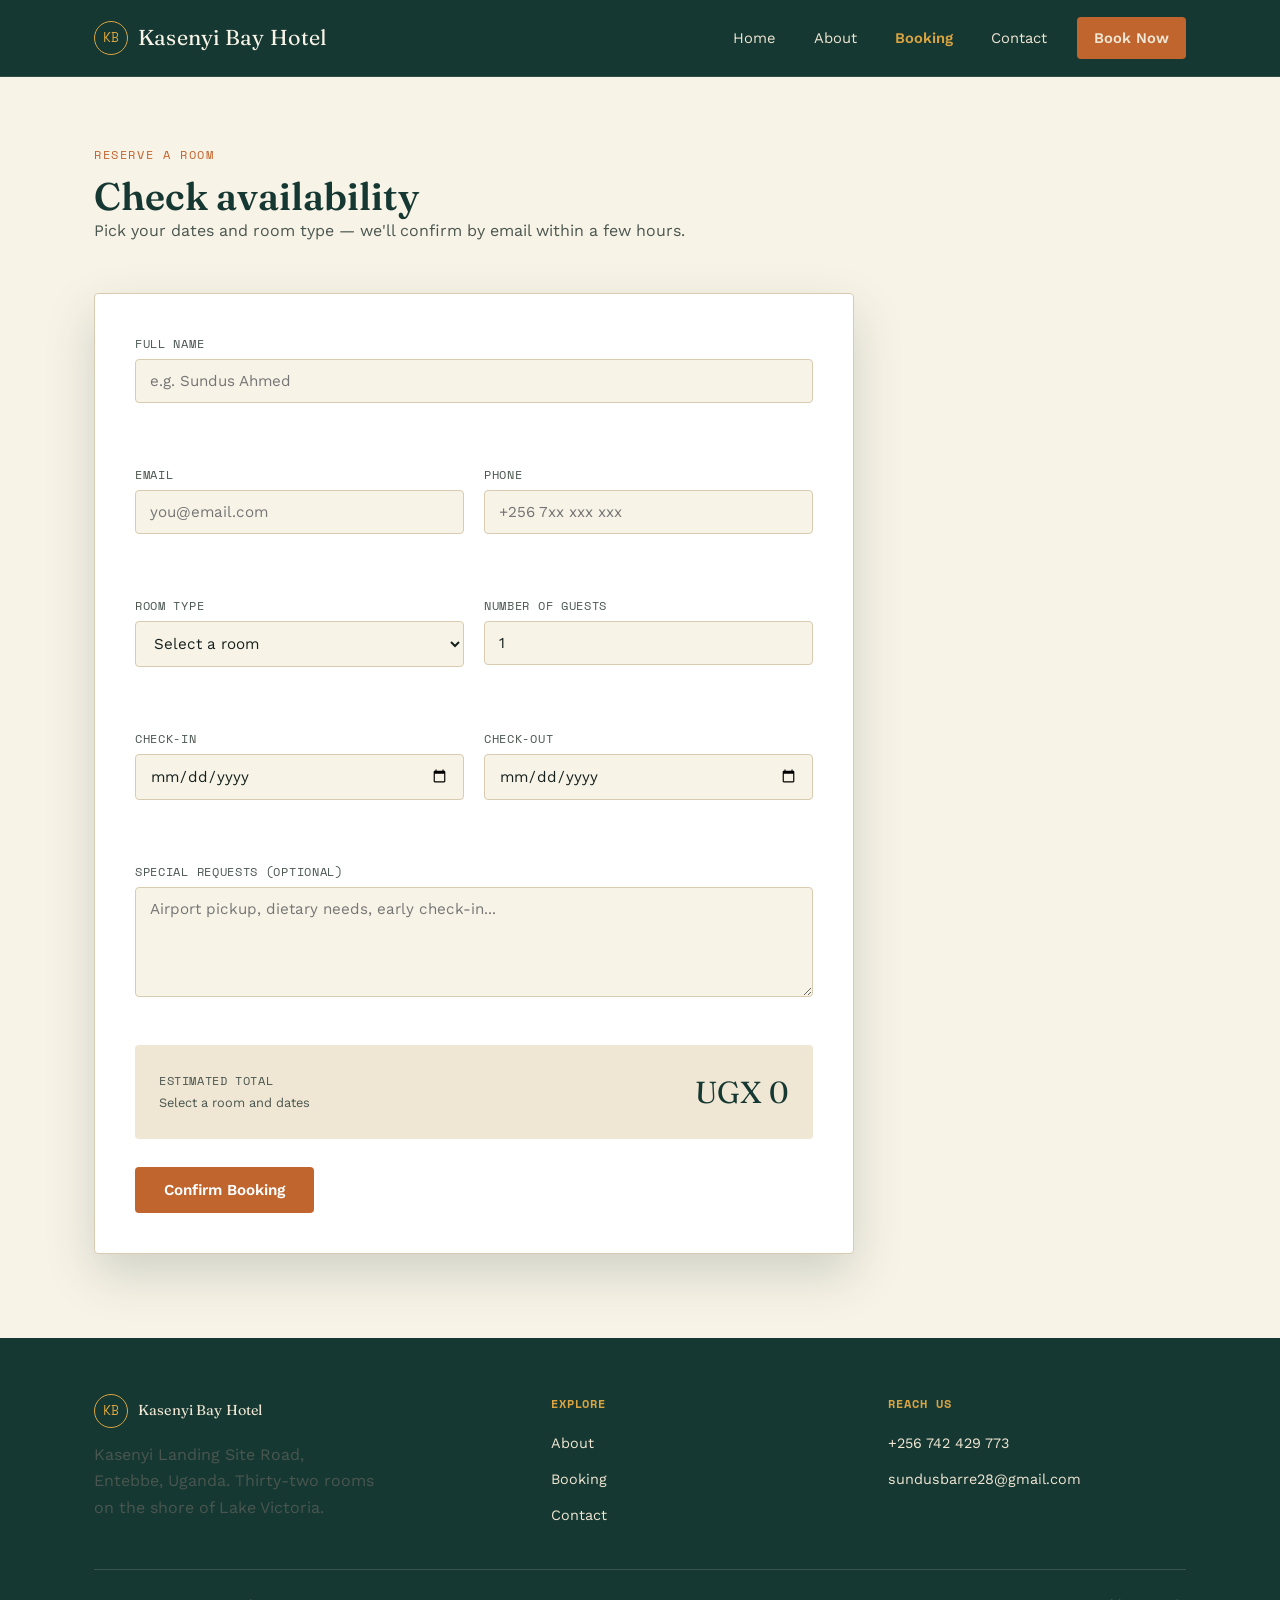
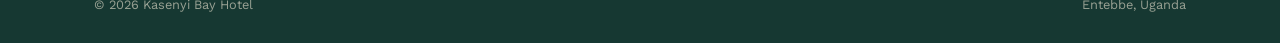
<file: booking.html>
<!DOCTYPE html>
<html lang="en">
<head>
<meta charset="UTF-8">
<meta name="viewport" content="width=device-width, initial-scale=1.0">
<title>Booking — Kasenyi Bay Hotel</title>
<link rel="stylesheet" href="style.css">
</head>
<body>

<header class="site-header">
  <div class="nav-wrap">
    <a href="index.html" class="brand"><span class="mark">KB</span>Kasenyi Bay Hotel</a>
    <button class="nav-toggle" id="navToggle" aria-label="Toggle menu" aria-expanded="false"><span></span></button>
    <ul class="nav-links" id="navLinks">
      <li><a href="index.html">Home</a></li>
      <li><a href="about.html">About</a></li>
      <li><a href="booking.html" class="current">Booking</a></li>
      <li><a href="contact.html">Contact</a></li>
      <li class="nav-cta"><a href="booking.html" class="btn btn-copper">Book Now</a></li>
    </ul>
  </div>
</header>

<section class="section" style="padding-top:64px;">
  <div class="container">
    <div class="section-head">
      <span class="eyebrow">Reserve a Room</span>
      <h2>Check availability</h2>
      <p>Pick your dates and room type — we'll confirm by email within a few hours.</p>
    </div>

    <div class="form-card" style="max-width:760px;">
      <div class="form-note" id="formNote"></div>

      <form id="bookingForm" novalidate>
        <div class="form-grid">
          <div class="field full">
            <label for="fullName">Full Name</label>
            <input type="text" id="fullName" name="fullName" placeholder="e.g. Sundus Ahmed" required>
            <span class="field-error" id="err-fullName"></span>
          </div>

          <div class="field">
            <label for="email">Email</label>
            <input type="email" id="email" name="email" placeholder="you@email.com" required>
            <span class="field-error" id="err-email"></span>
          </div>

          <div class="field">
            <label for="phone">Phone</label>
            <input type="tel" id="phone" name="phone" placeholder="+256 7xx xxx xxx" required>
            <span class="field-error" id="err-phone"></span>
          </div>

          <div class="field">
            <label for="roomType">Room Type</label>
            <select id="roomType" name="roomType" required>
              <option value="">Select a room</option>
              <option value="garden" data-price="180000">Garden Room — UGX 180,000/night</option>
              <option value="bay" data-price="260000">Bay View Room — UGX 260,000/night</option>
              <option value="suite" data-price="420000">Shoreline Suite — UGX 420,000/night</option>
            </select>
            <span class="field-error" id="err-roomType"></span>
          </div>

          <div class="field">
            <label for="guests">Number of Guests</label>
            <input type="number" id="guests" name="guests" min="1" max="8" value="1" required>
            <span class="field-error" id="err-guests"></span>
          </div>

          <div class="field">
            <label for="checkin">Check-in</label>
            <input type="date" id="checkin" name="checkin" required>
            <span class="field-error" id="err-checkin"></span>
          </div>

          <div class="field">
            <label for="checkout">Check-out</label>
            <input type="date" id="checkout" name="checkout" required>
            <span class="field-error" id="err-checkout"></span>
          </div>

          <div class="field full">
            <label for="requests">Special Requests (optional)</label>
            <textarea id="requests" name="requests" placeholder="Airport pickup, dietary needs, early check-in..."></textarea>
          </div>
        </div>

        <div class="price-summary" id="priceSummary">
          <div>
            <div class="label">Estimated Total</div>
            <div class="sub" id="priceSub">Select a room and dates</div>
          </div>
          <div class="amount" id="priceAmount">UGX 0</div>
        </div>

        <button type="submit" class="btn btn-copper">Confirm Booking</button>
      </form>
    </div>
  </div>
</section>

<footer class="site-footer">
  <div class="container">
    <div class="footer-grid">
      <div>
        <a href="index.html" class="brand" style="margin-bottom:14px;"><span class="mark">KB</span>Kasenyi Bay Hotel</a>
        <p style="max-width:280px;">Kasenyi Landing Site Road, Entebbe, Uganda. Thirty-two rooms on the shore of Lake Victoria.</p>
      </div>
      <div>
        <h4>Explore</h4>
        <ul>
          <li><a href="about.html">About</a></li>
          <li><a href="booking.html">Booking</a></li>
          <li><a href="contact.html">Contact</a></li>
        </ul>
      </div>
      <div>
        <h4>Reach Us</h4>
        <ul>
          <li><a href="tel:+256742429773">+256 742 429 773</a></li>
          <li><a href="mailto:sundusbarre28@gmail.com">sundusbarre28@gmail.com</a></li>
        </ul>
      </div>
    </div>
    <div class="footer-bottom">
      <span>&copy; 2026 Kasenyi Bay Hotel</span>
      <span>Entebbe, Uganda</span>
    </div>
  </div>
</footer>

<script src="script.js"></script>
</body>
</html>
</file>
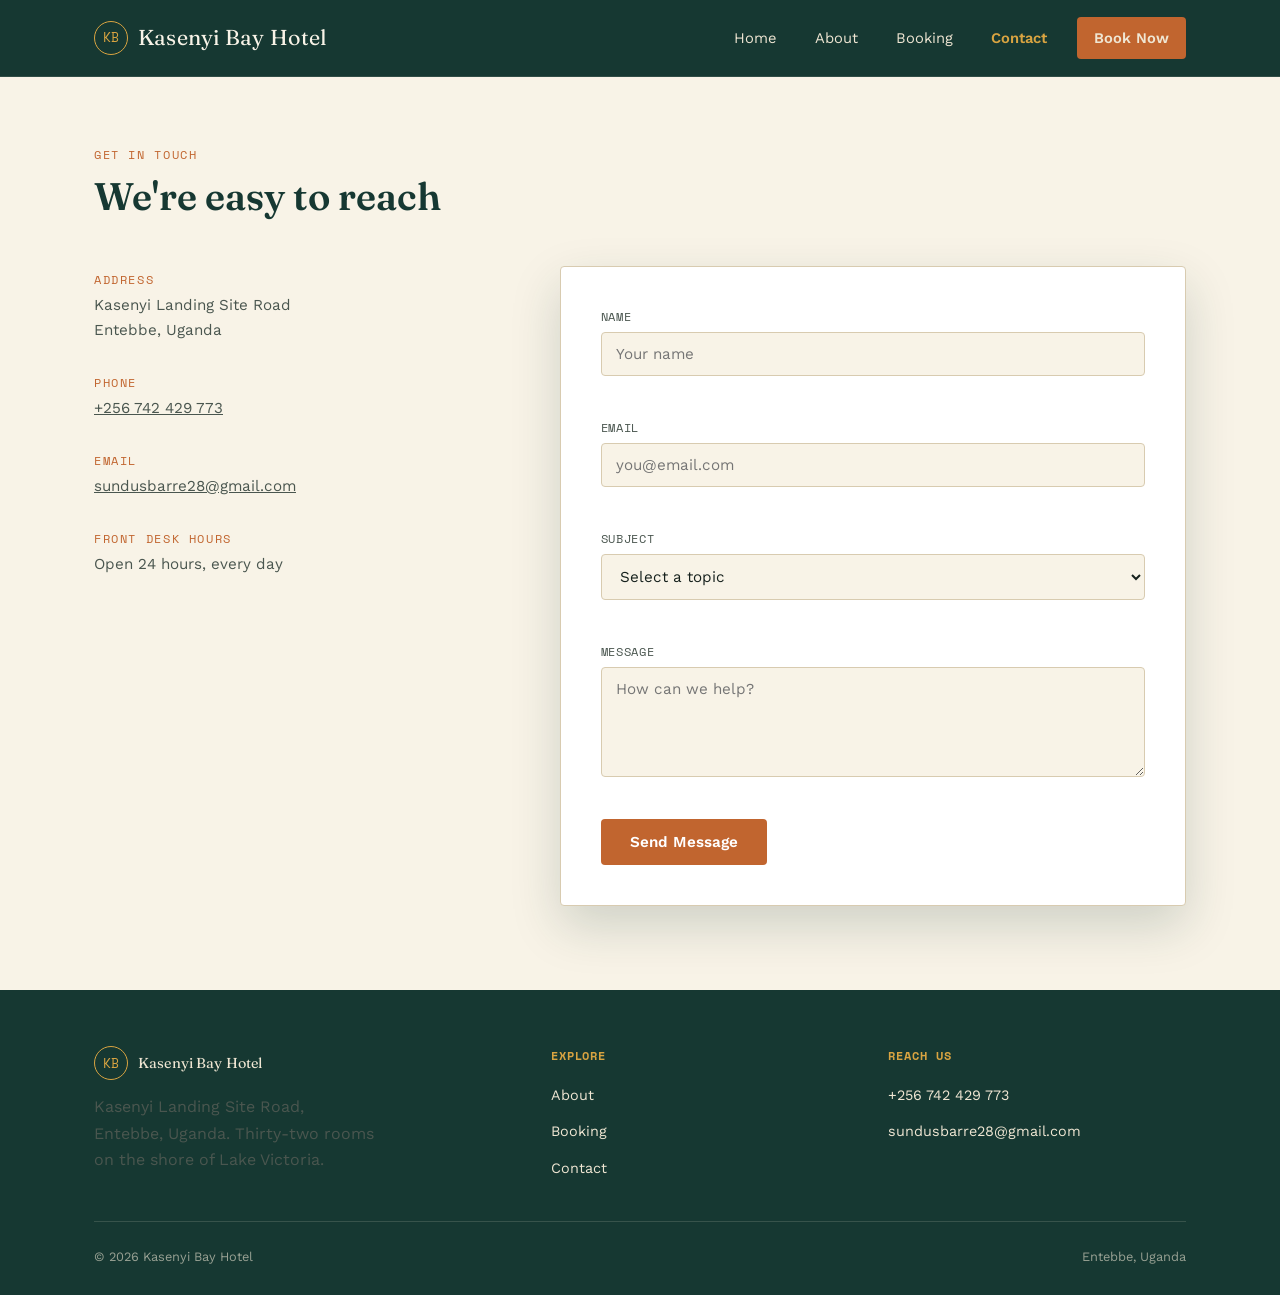
<file: contact.html>
<!DOCTYPE html>
<html lang="en">
<head>
<meta charset="UTF-8">
<meta name="viewport" content="width=device-width, initial-scale=1.0">
<title>Contact — Kasenyi Bay Hotel</title>
<link rel="stylesheet" href="style.css">
</head>
<body>

<header class="site-header">
  <div class="nav-wrap">
    <a href="index.html" class="brand"><span class="mark">KB</span>Kasenyi Bay Hotel</a>
    <button class="nav-toggle" id="navToggle" aria-label="Toggle menu" aria-expanded="false"><span></span></button>
    <ul class="nav-links" id="navLinks">
      <li><a href="index.html">Home</a></li>
      <li><a href="about.html">About</a></li>
      <li><a href="booking.html">Booking</a></li>
      <li><a href="contact.html" class="current">Contact</a></li>
      <li class="nav-cta"><a href="booking.html" class="btn btn-copper">Book Now</a></li>
    </ul>
  </div>
</header>

<section class="section" style="padding-top:64px;">
  <div class="container">
    <div class="section-head">
      <span class="eyebrow">Get in Touch</span>
      <h2>We're easy to reach</h2>
    </div>

    <div class="contact-grid">
      <div class="info-block">
        <div class="info-item">
          <span class="eyebrow">Address</span>
          <p>Kasenyi Landing Site Road<br>Entebbe, Uganda</p>
        </div>
        <div class="info-item">
          <span class="eyebrow">Phone</span>
          <p><a href="tel:+256742429773">+256 742 429 773</a></p>
        </div>
        <div class="info-item">
          <span class="eyebrow">Email</span>
          <p><a href="mailto:sundusbarre28@gmail.com">sundusbarre28@gmail.com</a></p>
        </div>
        <div class="info-item">
          <span class="eyebrow">Front Desk Hours</span>
          <p>Open 24 hours, every day</p>
        </div>
      </div>

      <div class="form-card">
        <div class="form-note" id="contactNote"></div>
        <form id="contactForm" novalidate>
          <div class="field">
            <label for="cName">Name</label>
            <input type="text" id="cName" name="cName" placeholder="Your name" required>
            <span class="field-error" id="err-cName"></span>
          </div>
          <div class="field">
            <label for="cEmail">Email</label>
            <input type="email" id="cEmail" name="cEmail" placeholder="you@email.com" required>
            <span class="field-error" id="err-cEmail"></span>
          </div>
          <div class="field">
            <label for="cSubject">Subject</label>
            <select id="cSubject" name="cSubject" required>
              <option value="">Select a topic</option>
              <option value="booking">Booking question</option>
              <option value="event">Event / conference room</option>
              <option value="feedback">Feedback</option>
              <option value="other">Other</option>
            </select>
            <span class="field-error" id="err-cSubject"></span>
          </div>
          <div class="field">
            <label for="cMessage">Message</label>
            <textarea id="cMessage" name="cMessage" placeholder="How can we help?" required></textarea>
            <span class="field-error" id="err-cMessage"></span>
          </div>
          <button type="submit" class="btn btn-copper">Send Message</button>
        </form>
      </div>
    </div>
  </div>
</section>

<footer class="site-footer">
  <div class="container">
    <div class="footer-grid">
      <div>
        <a href="index.html" class="brand" style="margin-bottom:14px;"><span class="mark">KB</span>Kasenyi Bay Hotel</a>
        <p style="max-width:280px;">Kasenyi Landing Site Road, Entebbe, Uganda. Thirty-two rooms on the shore of Lake Victoria.</p>
      </div>
      <div>
        <h4>Explore</h4>
        <ul>
          <li><a href="about.html">About</a></li>
          <li><a href="booking.html">Booking</a></li>
          <li><a href="contact.html">Contact</a></li>
        </ul>
      </div>
      <div>
        <h4>Reach Us</h4>
        <ul>
          <li><a href="tel:+256742429773">+256 742 429 773</a></li>
          <li><a href="mailto:sundusbarre28@gmail.com">sundusbarre28@gmail.com</a></li>
        </ul>
      </div>
    </div>
    <div class="footer-bottom">
      <span>&copy; 2026 Kasenyi Bay Hotel</span>
      <span>Entebbe, Uganda</span>
    </div>
  </div>
</footer>

<script src="script.js"></script>
</body>
</html>
</file>
<file: style.css>
/* ============================================================
   KASENYI BAY HOTEL — shared stylesheet
   Design tokens
   ============================================================ */
@import url('https://fonts.googleapis.com/css2?family=Fraunces:ital,opsz,wght@0,9..144,400;0,9..144,600;1,9..144,500&family=Work+Sans:wght@400;500;600&family=Space+Mono:wght@400;700&display=swap');

:root {
  --teal-deep:   #163832;
  --teal-mid:    #1f4d44;
  --sand:        #efe6d3;
  --sand-light:  #f8f3e7;
  --copper:      #c1652f;
  --copper-dark: #9c4e23;
  --gold:        #d9a441;
  --ink:         #16211d;
  --ink-soft:    #4a564f;
  --line:        #d8cbb0;
  --shadow:      rgba(22, 56, 50, .18);

  --ff-display: 'Fraunces', Georgia, serif;
  --ff-body:    'Work Sans', Arial, sans-serif;
  --ff-mono:    'Space Mono', monospace;

  --r: 4px;
}

* , *::before, *::after { box-sizing: border-box; margin: 0; padding: 0; }
html { scroll-behavior: smooth; }
body {
  font-family: var(--ff-body);
  color: var(--ink);
  background: var(--sand-light);
  line-height: 1.65;
  -webkit-font-smoothing: antialiased;
}
img { max-width: 100%; display: block; }
a { color: inherit; }
:focus-visible { outline: 2px solid var(--copper); outline-offset: 3px; }

.container { max-width: 1140px; margin: 0 auto; padding: 0 24px; }

/* ── Eyebrow / labels ── */
.eyebrow {
  font-family: var(--ff-mono);
  font-size: .72rem;
  letter-spacing: .14em;
  text-transform: uppercase;
  color: var(--copper);
  display: inline-block;
  margin-bottom: 10px;
}

h1, h2, h3 { font-family: var(--ff-display); color: var(--teal-deep); line-height: 1.15; font-weight: 600; }
h2 { font-size: clamp(1.8rem, 3vw, 2.6rem); }
h3 { font-size: 1.3rem; }
p  { color: var(--ink-soft); }

.btn {
  display: inline-block;
  font-family: var(--ff-body);
  font-weight: 600;
  font-size: .95rem;
  padding: 13px 28px;
  border-radius: var(--r);
  border: 1.5px solid transparent;
  cursor: pointer;
  text-decoration: none;
  transition: all .2s ease;
}
.btn-copper { background: var(--copper); color: #fff; }
.btn-copper:hover { background: var(--copper-dark); transform: translateY(-1px); }
.btn-outline { background: transparent; border-color: var(--sand); color: var(--sand); }
.btn-outline:hover { background: var(--sand); color: var(--teal-deep); }
.btn-teal { background: var(--teal-deep); color: var(--sand-light); }
.btn-teal:hover { background: var(--teal-mid); }

/* ============================================================
   HEADER / NAV
   ============================================================ */
.site-header {
  position: sticky; top: 0; z-index: 500;
  background: var(--teal-deep);
  border-bottom: 1px solid rgba(239,230,211,.12);
}
.nav-wrap {
  max-width: 1140px; margin: 0 auto; padding: 0 24px;
  display: flex; align-items: center; justify-content: space-between;
  height: 76px;
}
.brand {
  font-family: var(--ff-display);
  font-size: 1.35rem;
  color: var(--sand-light);
  letter-spacing: .01em;
  text-decoration: none;
  display: flex; align-items: center; gap: 10px;
}
.brand .mark {
  width: 34px; height: 34px;
  border: 1.5px solid var(--gold);
  border-radius: 50%;
  display: flex; align-items: center; justify-content: center;
  font-family: var(--ff-mono); font-size: .8rem; color: var(--gold);
}
.nav-links {
  list-style: none;
  display: flex; gap: 6px;
  align-items: center;
}
.nav-links a {
  text-decoration: none;
  color: var(--sand);
  font-size: .92rem;
  padding: 8px 16px;
  border-radius: var(--r);
  transition: background .15s, color .15s;
}
.nav-links a:hover { background: rgba(239,230,211,.08); color: #fff; }
.nav-links a.current { color: var(--gold); font-weight: 600; }
.nav-cta { margin-left: 8px; }

.nav-toggle {
  display: none;
  background: none; border: none;
  width: 30px; height: 22px;
  position: relative; cursor: pointer;
  padding: 0;
}
.nav-toggle span, .nav-toggle span::before, .nav-toggle span::after {
  content: ''; display: block;
  position: absolute; left: 0;
  width: 100%; height: 2px;
  background: var(--sand-light);
  transition: transform .25s ease, opacity .2s ease;
}
.nav-toggle span { top: 10px; }
.nav-toggle span::before { top: -8px; }
.nav-toggle span::after  { top: 8px; }
.nav-toggle.open span { background: transparent; }
.nav-toggle.open span::before { transform: translateY(8px) rotate(45deg); }
.nav-toggle.open span::after  { transform: translateY(-8px) rotate(-45deg); }

/* ============================================================
   HERO
   ============================================================ */
.hero {
  position: relative;
  min-height: 86vh;
  display: flex; align-items: flex-end;
  background: linear-gradient(180deg, rgba(22,56,50,.25) 0%, rgba(22,56,50,.85) 100%),
              url('https://images.unsplash.com/photo-1602002418082-a4443e081dd1?w=1600&q=80&auto=format&fit=crop') center/cover;
  padding: 80px 0 64px;
  overflow: hidden;
}
.hero::after {
  content: '';
  position: absolute; left: 0; right: 0; bottom: 0;
  height: 46px;
  background: var(--sand-light);
  clip-path: polygon(0 46px, 3% 20px, 8% 38px, 14% 10px, 20% 34px, 27% 6px, 34% 30px, 41% 4px, 48% 28px, 55% 8px, 62% 32px, 69% 6px, 76% 26px, 83% 4px, 90% 24px, 96% 10px, 100% 22px, 100% 46px);
}
.hero-inner { max-width: 1140px; margin: 0 auto; padding: 0 24px; position: relative; z-index: 2; }
.hero h1 {
  color: var(--sand-light);
  font-size: clamp(2.4rem, 5vw, 4rem);
  max-width: 720px;
  font-weight: 500;
}
.hero p.lead {
  color: var(--sand);
  max-width: 520px;
  margin-top: 18px;
  font-size: 1.05rem;
}
.hero-actions { display: flex; gap: 14px; margin-top: 32px; flex-wrap: wrap; }
.hero-eyebrow { color: var(--gold); }

/* ============================================================
   SECTIONS (generic)
   ============================================================ */
.section { padding: 84px 0; }
.section-tight { padding: 56px 0; }
.section-teal { background: var(--teal-deep); color: var(--sand-light); }
.section-teal h2, .section-teal h3 { color: var(--sand-light); }
.section-teal p { color: var(--sand); }
.section-head { max-width: 620px; margin-bottom: 48px; }
.section-head.center { margin-left: auto; margin-right: auto; text-align: center; }

/* ── Feature grid ── */
.feature-grid {
  display: grid;
  grid-template-columns: repeat(4, 1fr);
  gap: 1px;
  background: var(--line);
  border: 1px solid var(--line);
}
.feature {
  background: var(--sand-light);
  padding: 32px 26px;
}
.feature .num { font-family: var(--ff-mono); font-size: .78rem; color: var(--copper); }
.feature h3 { margin-top: 14px; font-size: 1.05rem; }
.feature p { margin-top: 8px; font-size: .9rem; }

/* ── Room cards ── */
.room-grid {
  display: grid;
  grid-template-columns: repeat(3, 1fr);
  gap: 28px;
}
.room-card {
  background: #fff;
  border: 1px solid var(--line);
  border-radius: var(--r);
  overflow: hidden;
  transition: box-shadow .2s ease, transform .2s ease;
}
.room-card:hover { box-shadow: 0 16px 32px var(--shadow); transform: translateY(-3px); }
.room-card .photo { height: 200px; overflow: hidden; }
.room-card .photo img { width: 100%; height: 100%; object-fit: cover; }
.room-card .body { padding: 22px; }
.room-card .row { display: flex; justify-content: space-between; align-items: baseline; margin-bottom: 6px; }
.room-card .price { font-family: var(--ff-mono); color: var(--copper); font-size: .95rem; }
.room-card p { font-size: .9rem; margin: 10px 0 16px; }
.room-card .tag {
  display: inline-block;
  font-family: var(--ff-mono); font-size: .68rem; letter-spacing: .06em;
  color: var(--teal-mid); background: var(--sand);
  padding: 3px 9px; border-radius: 20px; margin-right: 6px;
  text-transform: uppercase;
}
.room-filters { display: flex; gap: 10px; margin-bottom: 32px; flex-wrap: wrap; }
.filter-btn {
  font-family: var(--ff-mono); font-size: .78rem; text-transform: uppercase; letter-spacing: .04em;
  background: transparent; border: 1.5px solid var(--line);
  padding: 8px 18px; border-radius: 30px; cursor: pointer;
  color: var(--ink-soft); transition: all .15s;
}
.filter-btn:hover { border-color: var(--copper); color: var(--copper); }
.filter-btn.active { background: var(--teal-deep); border-color: var(--teal-deep); color: var(--sand-light); }
.room-card.hidden { display: none; }

/* ── Testimonial ── */
.testimonial {
  max-width: 680px; margin: 0 auto; text-align: center;
}
.testimonial q {
  font-family: var(--ff-display); font-style: italic; font-size: 1.5rem;
  color: var(--sand-light); display: block; line-height: 1.5;
}
.testimonial cite { display: block; margin-top: 20px; font-family: var(--ff-mono); font-size: .8rem; color: var(--gold); font-style: normal; }

/* ── Amenities list (about page) ── */
.amenity-list { list-style: none; display: grid; grid-template-columns: repeat(2, 1fr); gap: 14px 32px; }
.amenity-list li {
  display: flex; align-items: baseline; gap: 12px;
  padding: 14px 0; border-bottom: 1px solid var(--line);
  font-size: .95rem;
}
.amenity-list li::before {
  content: '—'; color: var(--copper); font-family: var(--ff-mono);
}

/* ── Two column split ── */
.split {
  display: grid; grid-template-columns: 1fr 1fr; gap: 56px; align-items: center;
}
.split img { border-radius: var(--r); }

/* ============================================================
   FORMS
   ============================================================ */
.form-card {
  background: #fff;
  border: 1px solid var(--line);
  border-radius: var(--r);
  padding: 40px;
  box-shadow: 0 20px 50px var(--shadow);
}
.form-grid { display: grid; grid-template-columns: 1fr 1fr; gap: 20px; }
.field { margin-bottom: 20px; display: flex; flex-direction: column; gap: 6px; }
.field.full { grid-column: 1 / -1; }
.field label {
  font-family: var(--ff-mono); font-size: .72rem; text-transform: uppercase;
  letter-spacing: .06em; color: var(--ink-soft);
}
input, select, textarea {
  font-family: var(--ff-body); font-size: .95rem;
  padding: 12px 14px;
  border: 1.5px solid var(--line);
  border-radius: var(--r);
  background: var(--sand-light);
  color: var(--ink);
}
input:focus, select:focus, textarea:focus { outline: none; border-color: var(--copper); background: #fff; }
textarea { resize: vertical; min-height: 110px; }
.field-error {
  font-size: .8rem; color: var(--copper-dark); font-family: var(--ff-mono);
  min-height: 1.1em; margin-top: 2px;
}
.field.has-error input, .field.has-error select { border-color: var(--copper-dark); }

.price-summary {
  background: var(--sand);
  border-radius: var(--r);
  padding: 22px 24px;
  margin: 28px 0;
  display: flex; justify-content: space-between; align-items: center;
  flex-wrap: wrap; gap: 10px;
}
.price-summary .label { font-family: var(--ff-mono); font-size: .78rem; text-transform: uppercase; letter-spacing: .05em; color: var(--ink-soft); }
.price-summary .amount { font-family: var(--ff-display); font-size: 1.9rem; color: var(--teal-deep); }
.price-summary .sub { font-size: .8rem; color: var(--ink-soft); }

.form-note {
  font-family: var(--ff-mono); font-size: .78rem; color: var(--ink-soft);
  padding: 12px 16px; border-left: 2px solid var(--copper); background: var(--sand);
  margin-bottom: 24px; display: none;
}
.form-note.show { display: block; }
.form-note.success { border-color: var(--teal-mid); color: var(--teal-deep); }

@media (max-width: 720px) {
  .form-grid, .split, .amenity-list { grid-template-columns: 1fr; }
  .feature-grid { grid-template-columns: 1fr 1fr; }
  .room-grid { grid-template-columns: 1fr; }
}

/* ============================================================
   CONTACT
   ============================================================ */
.contact-grid { display: grid; grid-template-columns: .8fr 1.2fr; gap: 48px; }
.info-block { display: flex; flex-direction: column; gap: 26px; }
.info-item .eyebrow { margin-bottom: 4px; }
.info-item p { font-size: .95rem; }
@media (max-width: 720px) { .contact-grid { grid-template-columns: 1fr; } }

/* ============================================================
   FOOTER
   ============================================================ */
.site-footer {
  background: var(--teal-deep);
  color: var(--sand);
  padding: 56px 0 28px;
}
.footer-grid {
  display: grid; grid-template-columns: 1.4fr 1fr 1fr;
  gap: 40px; padding-bottom: 40px;
  border-bottom: 1px solid rgba(239,230,211,.15);
}
.footer-grid h4 {
  font-family: var(--ff-mono); font-size: .74rem; text-transform: uppercase;
  letter-spacing: .08em; color: var(--gold); margin-bottom: 16px;
}
.footer-grid ul { list-style: none; display: flex; flex-direction: column; gap: 10px; }
.footer-grid a { text-decoration: none; color: var(--sand); font-size: .9rem; }
.footer-grid a:hover { color: #fff; }
.footer-bottom {
  display: flex; justify-content: space-between; align-items: center;
  padding-top: 24px; font-size: .8rem; color: rgba(239,230,211,.6);
  flex-wrap: wrap; gap: 10px;
}

/* ── mobile nav ── */
@media (max-width: 860px) {
  .nav-toggle { display: block; }
  .nav-links {
    position: absolute; top: 76px; left: 0; right: 0;
    background: var(--teal-deep);
    flex-direction: column; align-items: stretch;
    padding: 8px 24px 20px;
    display: none;
    border-top: 1px solid rgba(239,230,211,.1);
  }
  .nav-links.open { display: flex; }
  .nav-links a { padding: 12px 4px; }
  .nav-cta { margin-left: 0; margin-top: 8px; }
  .feature-grid { grid-template-columns: 1fr; }
}

/* fade-in on scroll */
.reveal { opacity: 0; transform: translateY(18px); transition: opacity .6s ease, transform .6s ease; }
.reveal.in { opacity: 1; transform: translateY(0); }
</file>
